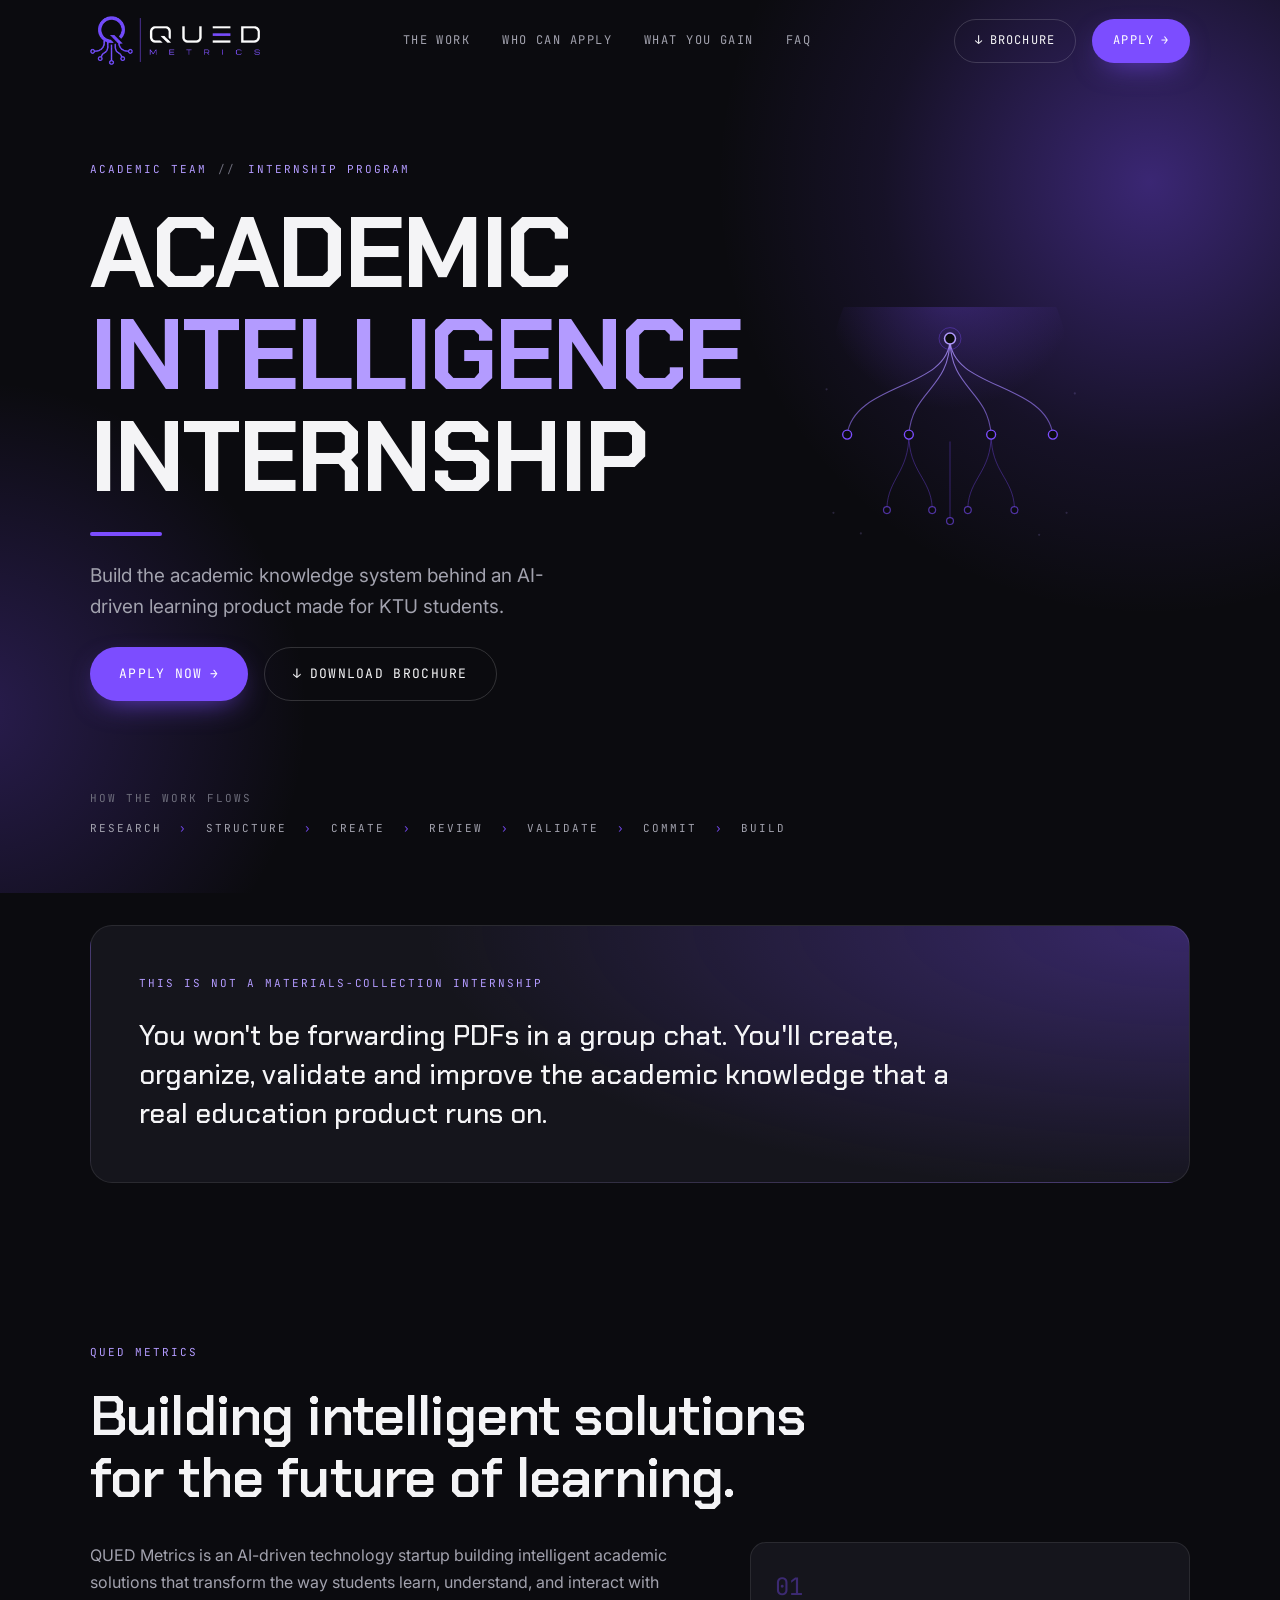
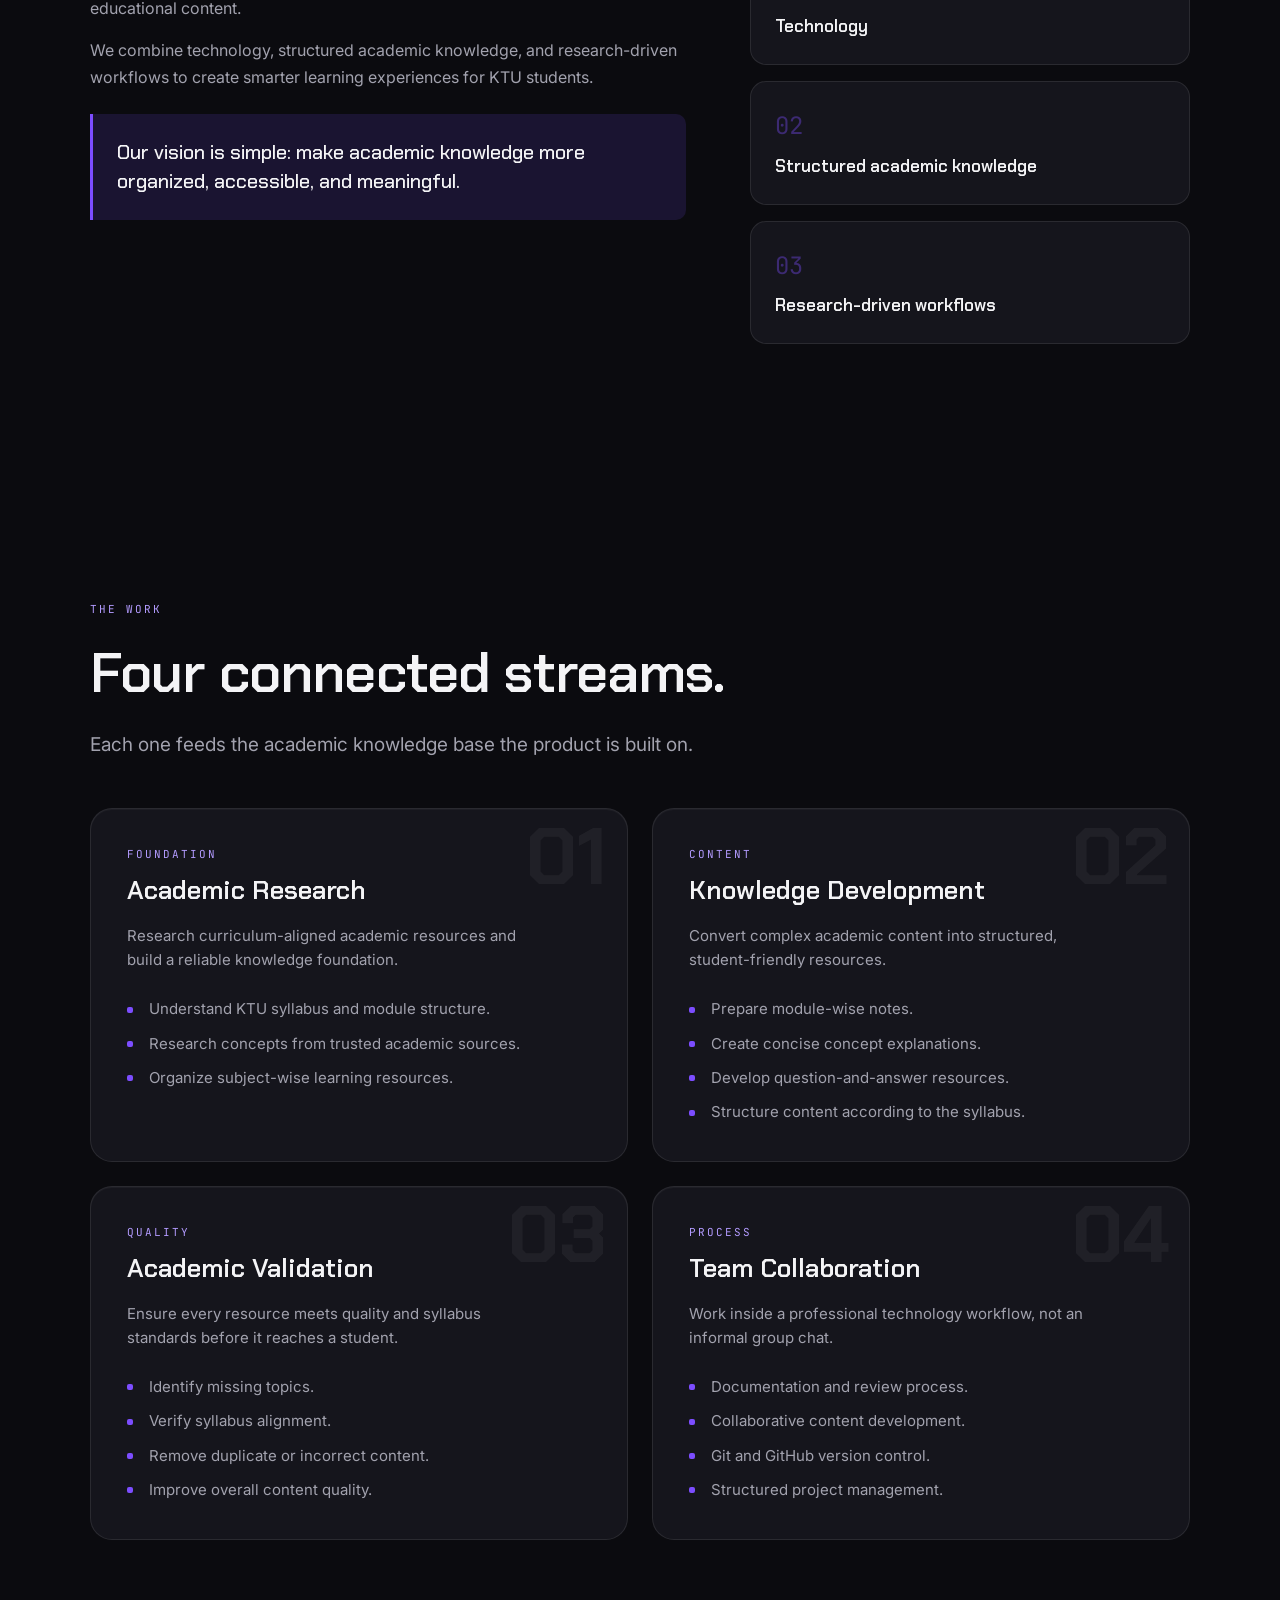
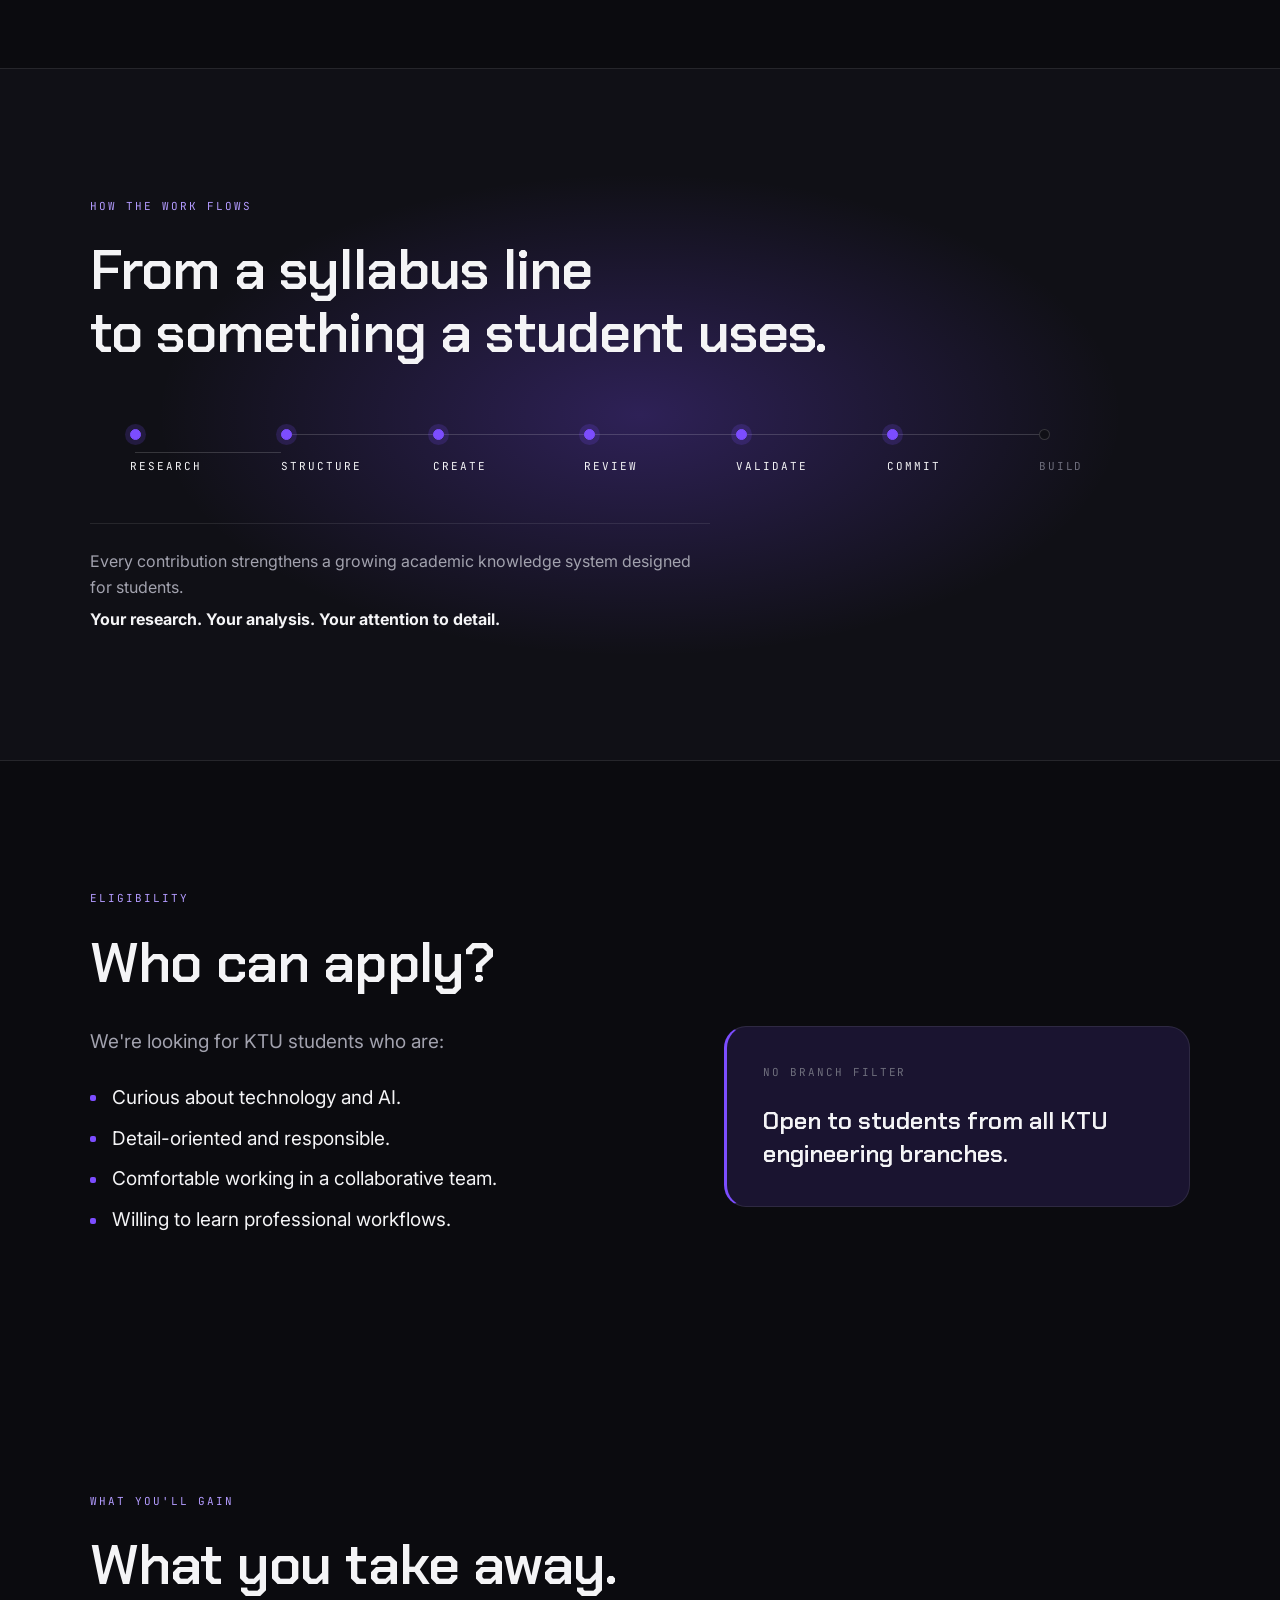
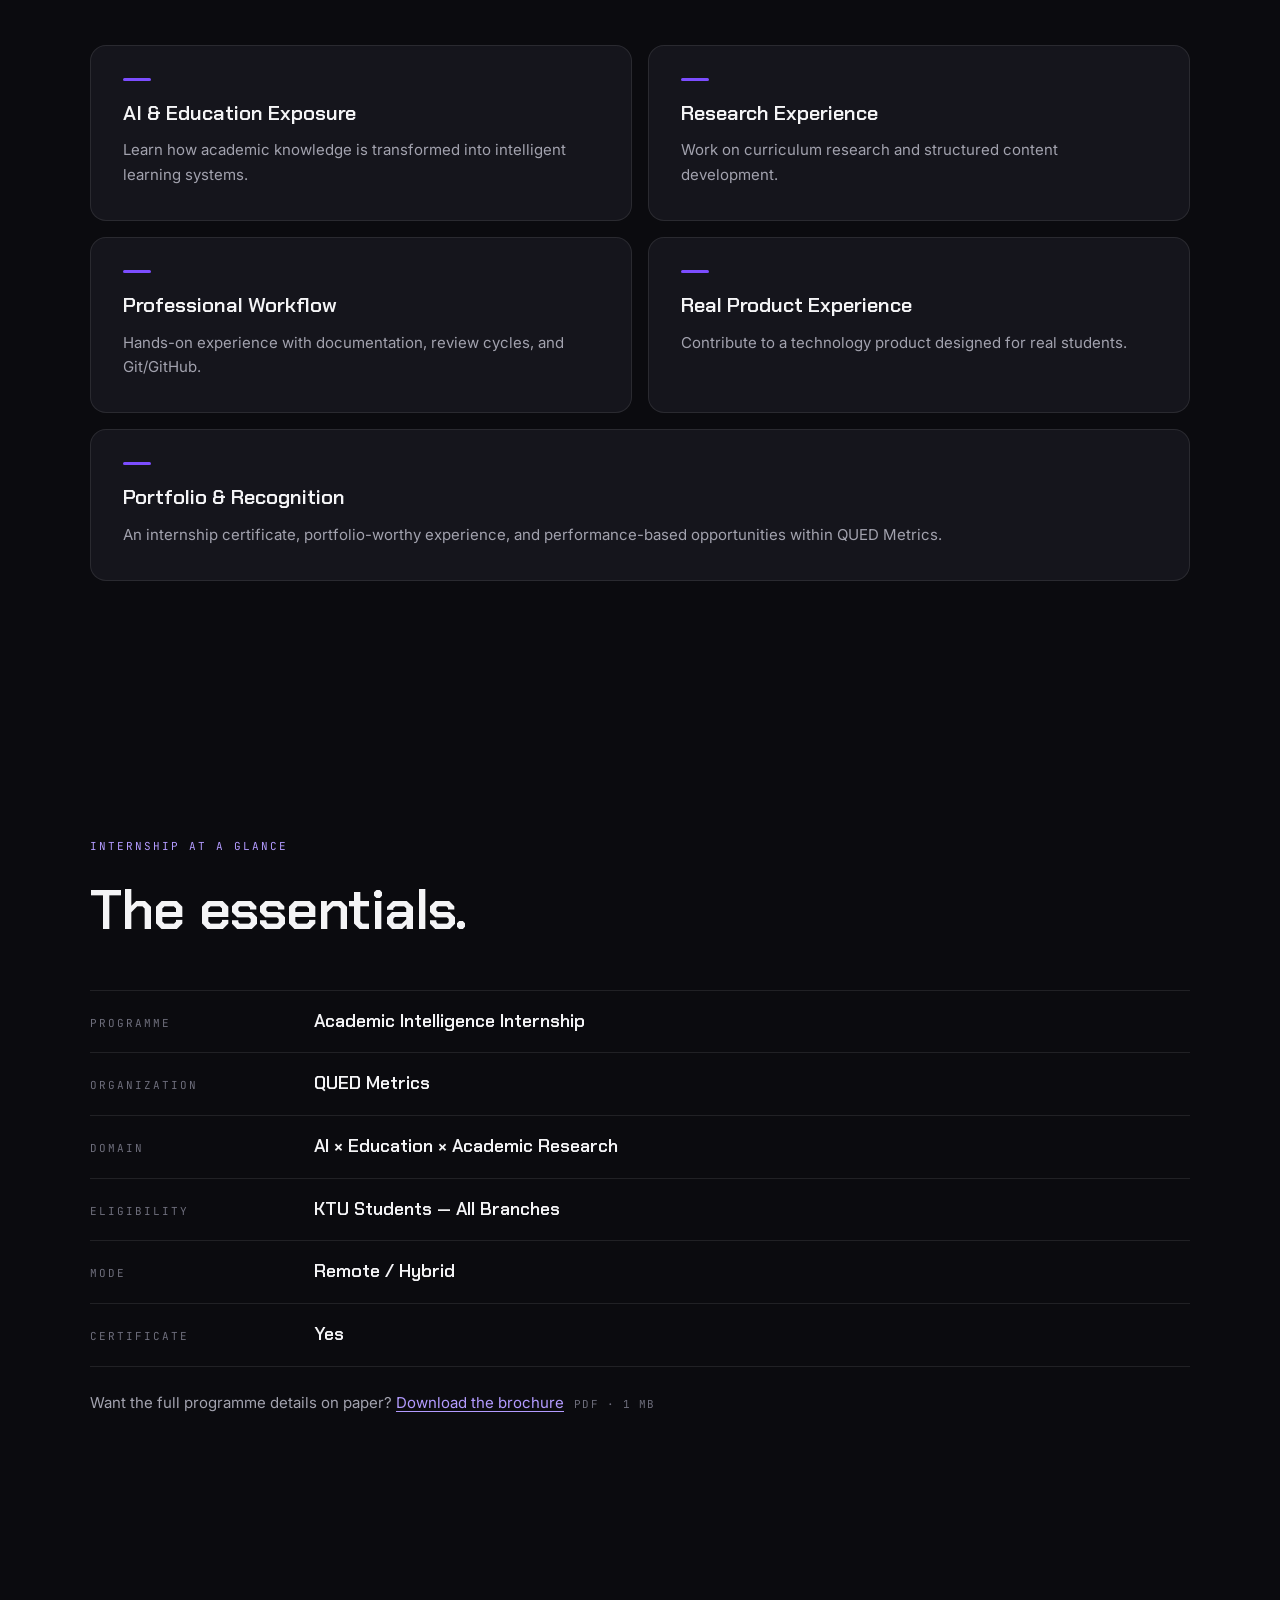
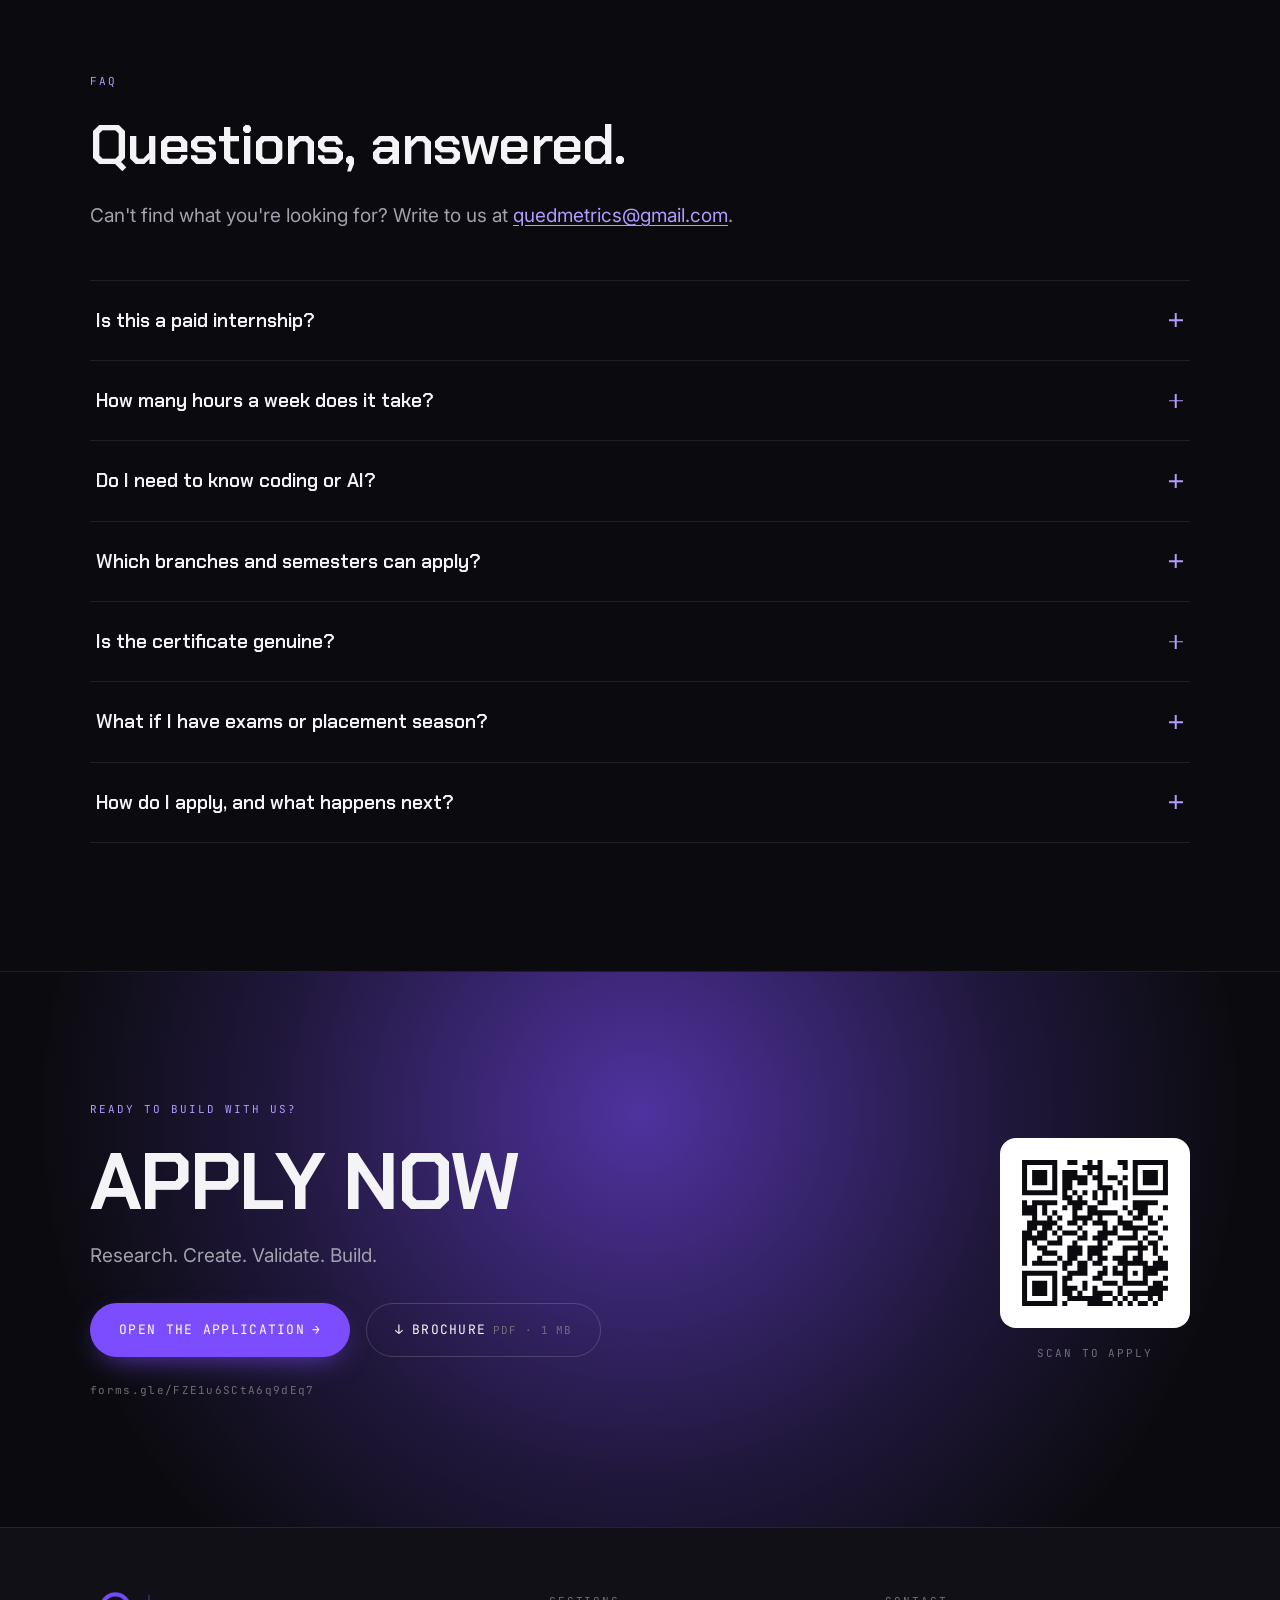
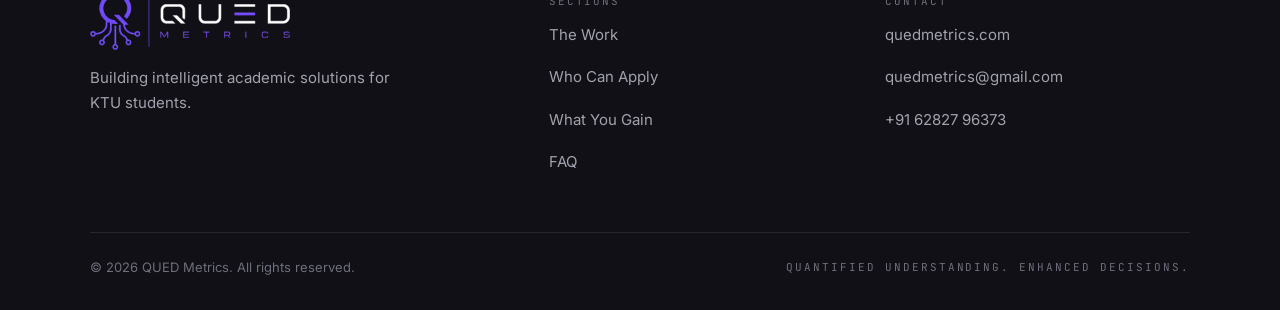
<file: index.html>
<!DOCTYPE html>
<html lang="en">
<head>
<meta charset="UTF-8">
<meta name="viewport" content="width=device-width, initial-scale=1">
<title>Academic Intelligence Internship — QUED Metrics</title>
<meta name="description" content="Join the Academic Team at QUED Metrics. Build the academic knowledge system behind an AI-driven learning product made for KTU students. Open to all KTU engineering branches.">
<meta name="theme-color" content="#0B0B0F">

<meta property="og:type" content="website">
<meta property="og:title" content="Academic Intelligence Internship — QUED Metrics">
<meta property="og:description" content="Build the academic knowledge system behind an AI-driven learning product made for KTU students.">
<meta property="og:url" content="https://quedmetrics.com/">
<meta property="og:site_name" content="QUED Metrics">
<meta property="og:image" content="https://quedmetrics.com/assets/og-image.png">
<meta property="og:image:width" content="1200">
<meta property="og:image:height" content="630">
<meta property="og:image:alt" content="Academic Intelligence Internship at QUED Metrics — open to all KTU branches.">
<meta name="twitter:card" content="summary_large_image">
<meta name="twitter:image" content="https://quedmetrics.com/assets/og-image.png">

<link rel="icon" href="assets/favicon.png" type="image/png">
<link rel="apple-touch-icon" href="assets/favicon.png">
<link rel="preconnect" href="https://fonts.googleapis.com">
<link rel="preconnect" href="https://fonts.gstatic.com" crossorigin>
<link href="https://fonts.googleapis.com/css2?family=Chakra+Petch:wght@500;600;700&family=Inter:wght@400;500;600&family=JetBrains+Mono:wght@400;500&display=swap" rel="stylesheet">
<link rel="stylesheet" href="css/tokens.css">
<link rel="stylesheet" href="css/style.css">
</head>
<body>

<a class="skip-link" href="#main">Skip to content</a>

<!-- ============ NAV ============ -->
<header class="nav" id="nav">
  <div class="nav__inner">
    <a class="nav__logo" href="#top" aria-label="QUED Metrics home">
      <img src="assets/logo.png" alt="QUED Metrics" width="170" height="49">
    </a>

    <nav class="nav__links" aria-label="Primary">
      <a href="#work">The Work</a>
      <a href="#apply-who">Who Can Apply</a>
      <a href="#gain">What You Gain</a>
      <a href="#faq">FAQ</a>
    </nav>

    <div class="nav__actions">
      <a class="btn btn--ghost" href="assets/QUED-Metrics-Internship-Brochure.pdf" download title="Download the brochure (PDF, 1 MB)">
        <span class="btn__dl" aria-hidden="true">&darr;</span> Brochure
      </a>
      <a class="btn btn--solid nav__cta" href="https://forms.gle/FZE1u6SCtA6q9dEq7" target="_blank" rel="noopener">
        Apply <span class="btn__arrow" aria-hidden="true">&rarr;</span>
      </a>
    </div>

    <button class="nav__burger" id="burger" aria-label="Open menu" aria-expanded="false" aria-controls="mobile-menu">
      <span></span><span></span><span></span>
    </button>
  </div>
</header>

<div class="menu" id="mobile-menu" hidden>
  <nav class="menu__links" aria-label="Mobile">
    <a href="#work">The Work</a>
    <a href="#apply-who">Who Can Apply</a>
    <a href="#gain">What You Gain</a>
    <a href="#glance">At a Glance</a>
    <a href="#faq">FAQ</a>
  </nav>
  <a class="btn btn--solid btn--lg" href="https://forms.gle/FZE1u6SCtA6q9dEq7" target="_blank" rel="noopener">
    Apply Now <span class="btn__arrow" aria-hidden="true">&rarr;</span>
  </a>
  <a class="menu__dl" href="assets/QUED-Metrics-Internship-Brochure.pdf" download>
    <span aria-hidden="true">&darr;</span> Download brochure <span class="btn__meta">PDF &middot; 1&nbsp;MB</span>
  </a>
  <button class="menu__dl js-share" type="button" hidden>
    <span aria-hidden="true">&nearr;</span> <span class="js-share-label">Share with friends</span>
  </button>
  <p class="menu__foot">quedmetrics@gmail.com</p>
</div>

<main id="main">

<!-- ============ 1. HERO ============ -->
<section class="hero" id="top">
  <div class="hero__glow" aria-hidden="true"></div>
  <div class="wrap hero__inner">

    <div class="hero__copy">
      <p class="eyebrow reveal">Academic Team <span class="eyebrow__slash">//</span> Internship Program</p>
      <h1 class="hero__title reveal">
        <span>Academic</span>
        <span class="accent">Intelligence</span>
        <span>Internship</span>
      </h1>
      <div class="hero__rule reveal" aria-hidden="true"></div>
      <p class="hero__sub reveal">
        Build the academic knowledge system behind an AI-driven learning product
        made for KTU students.
      </p>
      <div class="hero__actions reveal">
        <a class="btn btn--solid btn--lg" href="https://forms.gle/FZE1u6SCtA6q9dEq7" target="_blank" rel="noopener">
          Apply Now <span class="btn__arrow" aria-hidden="true">&rarr;</span>
        </a>
        <a class="btn btn--ghost btn--lg" href="assets/QUED-Metrics-Internship-Brochure.pdf" download>
          <span class="btn__dl" aria-hidden="true">&darr;</span> Download brochure
        </a>
      </div>
    </div>

    <div class="hero__art reveal" aria-hidden="true">
      <img src="assets/node-graph.svg" alt="" width="420" height="360">
    </div>

  </div>

  <div class="wrap hero__flow reveal">
    <p class="eyebrow eyebrow--dim">How the work flows</p>
    <div class="flowline" role="list">
      <span role="listitem">Research</span><i aria-hidden="true">&rsaquo;</i>
      <span role="listitem">Structure</span><i aria-hidden="true">&rsaquo;</i>
      <span role="listitem">Create</span><i aria-hidden="true">&rsaquo;</i>
      <span role="listitem">Review</span><i aria-hidden="true">&rsaquo;</i>
      <span role="listitem">Validate</span><i aria-hidden="true">&rsaquo;</i>
      <span role="listitem">Commit</span><i aria-hidden="true">&rsaquo;</i>
      <span role="listitem">Build</span>
    </div>
  </div>
</section>

<!-- ============ 2. POSITIONING ============ -->
<section class="band">
  <div class="wrap">
    <div class="band__card reveal">
      <p class="eyebrow">This is not a materials-collection internship</p>
      <p class="band__text">
        You won't be forwarding PDFs in a group chat. You'll create, organize,
        validate and improve the academic knowledge that a real education product
        runs on.
      </p>
    </div>
  </div>
</section>

<!-- ============ 3. WHO WE ARE ============ -->
<section class="section" id="about">
  <div class="wrap">
    <p class="eyebrow reveal">QUED Metrics</p>
    <h2 class="h2 reveal">Building intelligent solutions<br>for the future of learning.</h2>

    <div class="about__grid">
      <div class="about__body reveal">
        <p>
          QUED Metrics is an AI-driven technology startup building intelligent
          academic solutions that transform the way students learn, understand,
          and interact with educational content.
        </p>
        <p>
          We combine technology, structured academic knowledge, and research-driven
          workflows to create smarter learning experiences for KTU students.
        </p>
        <blockquote class="quote">
          Our vision is simple: make academic knowledge more organized,
          accessible, and meaningful.
        </blockquote>
      </div>

      <div class="about__cards">
        <div class="minicard reveal"><span class="minicard__num">01</span><h3>Technology</h3></div>
        <div class="minicard reveal"><span class="minicard__num">02</span><h3>Structured academic knowledge</h3></div>
        <div class="minicard reveal"><span class="minicard__num">03</span><h3>Research-driven workflows</h3></div>
      </div>
    </div>
  </div>
</section>

<!-- ============ 4. THE WORK ============ -->
<section class="section" id="work">
  <div class="wrap">
    <p class="eyebrow reveal">The Work</p>
    <h2 class="h2 reveal">Four connected streams.</h2>
    <p class="lede reveal">Each one feeds the academic knowledge base the product is built on.</p>

    <div class="work__grid">

      <article class="card reveal">
        <span class="card__num" aria-hidden="true">01</span>
        <p class="card__kicker">Foundation</p>
        <h3 class="card__title">Academic Research</h3>
        <p class="card__desc">Research curriculum-aligned academic resources and build a reliable knowledge foundation.</p>
        <ul class="ticks">
          <li>Understand KTU syllabus and module structure.</li>
          <li>Research concepts from trusted academic sources.</li>
          <li>Organize subject-wise learning resources.</li>
        </ul>
      </article>

      <article class="card reveal">
        <span class="card__num" aria-hidden="true">02</span>
        <p class="card__kicker">Content</p>
        <h3 class="card__title">Knowledge Development</h3>
        <p class="card__desc">Convert complex academic content into structured, student-friendly resources.</p>
        <ul class="ticks">
          <li>Prepare module-wise notes.</li>
          <li>Create concise concept explanations.</li>
          <li>Develop question-and-answer resources.</li>
          <li>Structure content according to the syllabus.</li>
        </ul>
      </article>

      <article class="card reveal">
        <span class="card__num" aria-hidden="true">03</span>
        <p class="card__kicker">Quality</p>
        <h3 class="card__title">Academic Validation</h3>
        <p class="card__desc">Ensure every resource meets quality and syllabus standards before it reaches a student.</p>
        <ul class="ticks">
          <li>Identify missing topics.</li>
          <li>Verify syllabus alignment.</li>
          <li>Remove duplicate or incorrect content.</li>
          <li>Improve overall content quality.</li>
        </ul>
      </article>

      <article class="card reveal">
        <span class="card__num" aria-hidden="true">04</span>
        <p class="card__kicker">Process</p>
        <h3 class="card__title">Team Collaboration</h3>
        <p class="card__desc">Work inside a professional technology workflow, not an informal group chat.</p>
        <ul class="ticks">
          <li>Documentation and review process.</li>
          <li>Collaborative content development.</li>
          <li>Git and GitHub version control.</li>
          <li>Structured project management.</li>
        </ul>
      </article>

    </div>
  </div>
</section>

<!-- ============ 5. PIPELINE ============ -->
<section class="pipeline" id="flow">
  <div class="pipeline__glow" aria-hidden="true"></div>
  <div class="wrap">
    <p class="eyebrow reveal">How the work flows</p>
    <h2 class="h2 reveal">From a syllabus line<br>to something a student uses.</h2>

    <ol class="stages" id="stages">
      <li class="stage"><span class="stage__dot" aria-hidden="true"></span><span class="stage__label">Research</span></li>
      <li class="stage"><span class="stage__dot" aria-hidden="true"></span><span class="stage__label">Structure</span></li>
      <li class="stage"><span class="stage__dot" aria-hidden="true"></span><span class="stage__label">Create</span></li>
      <li class="stage"><span class="stage__dot" aria-hidden="true"></span><span class="stage__label">Review</span></li>
      <li class="stage"><span class="stage__dot" aria-hidden="true"></span><span class="stage__label">Validate</span></li>
      <li class="stage"><span class="stage__dot" aria-hidden="true"></span><span class="stage__label">Commit</span></li>
      <li class="stage"><span class="stage__dot" aria-hidden="true"></span><span class="stage__label">Build</span></li>
    </ol>

    <p class="pipeline__note reveal">
      Every contribution strengthens a growing academic knowledge system designed for students.
      <strong>Your research. Your analysis. Your attention to detail.</strong>
    </p>
  </div>
</section>

<!-- ============ 6. WHO CAN APPLY ============ -->
<section class="section" id="apply-who">
  <div class="wrap">
    <p class="eyebrow reveal">Eligibility</p>
    <h2 class="h2 reveal">Who can apply?</h2>

    <div class="who__grid">
      <div class="reveal">
        <p class="lede lede--tight">We're looking for KTU students who are:</p>
        <ul class="ticks ticks--lg">
          <li>Curious about technology and AI.</li>
          <li>Detail-oriented and responsible.</li>
          <li>Comfortable working in a collaborative team.</li>
          <li>Willing to learn professional workflows.</li>
        </ul>
      </div>

      <aside class="callout reveal">
        <p class="eyebrow eyebrow--dim">No branch filter</p>
        <p class="callout__text">Open to students from all KTU engineering branches.</p>
      </aside>
    </div>
  </div>
</section>

<!-- ============ 7. WHAT YOU GAIN ============ -->
<section class="section" id="gain">
  <div class="wrap">
    <p class="eyebrow reveal">What you'll gain</p>
    <h2 class="h2 reveal">What you take away.</h2>

    <div class="gain__grid">
      <div class="gcard reveal">
        <span class="gcard__bar" aria-hidden="true"></span>
        <h3>AI &amp; Education Exposure</h3>
        <p>Learn how academic knowledge is transformed into intelligent learning systems.</p>
      </div>
      <div class="gcard reveal">
        <span class="gcard__bar" aria-hidden="true"></span>
        <h3>Research Experience</h3>
        <p>Work on curriculum research and structured content development.</p>
      </div>
      <div class="gcard reveal">
        <span class="gcard__bar" aria-hidden="true"></span>
        <h3>Professional Workflow</h3>
        <p>Hands-on experience with documentation, review cycles, and Git/GitHub.</p>
      </div>
      <div class="gcard reveal">
        <span class="gcard__bar" aria-hidden="true"></span>
        <h3>Real Product Experience</h3>
        <p>Contribute to a technology product designed for real students.</p>
      </div>
      <div class="gcard gcard--wide reveal">
        <span class="gcard__bar" aria-hidden="true"></span>
        <h3>Portfolio &amp; Recognition</h3>
        <p>An internship certificate, portfolio-worthy experience, and performance-based opportunities within QUED Metrics.</p>
      </div>
    </div>
  </div>
</section>

<!-- ============ 8. AT A GLANCE ============ -->
<section class="section" id="glance">
  <div class="wrap">
    <p class="eyebrow reveal">Internship at a glance</p>
    <h2 class="h2 reveal">The essentials.</h2>

    <div class="spec reveal">
      <div class="spec__row"><span class="spec__k">Programme</span><span class="spec__v">Academic Intelligence Internship</span></div>
      <div class="spec__row"><span class="spec__k">Organization</span><span class="spec__v">QUED Metrics</span></div>
      <div class="spec__row"><span class="spec__k">Domain</span><span class="spec__v">AI &times; Education &times; Academic Research</span></div>
      <div class="spec__row"><span class="spec__k">Eligibility</span><span class="spec__v">KTU Students — All Branches</span></div>
      <div class="spec__row"><span class="spec__k">Mode</span><span class="spec__v">Remote / Hybrid</span></div>
      <div class="spec__row"><span class="spec__k">Certificate</span><span class="spec__v">Yes</span></div>
    </div>

    <p class="spec__note reveal">
      Want the full programme details on paper?
      <a class="link" href="assets/QUED-Metrics-Internship-Brochure.pdf" download>Download the brochure</a>
      <span class="spec__meta">PDF &middot; 1&nbsp;MB</span>
    </p>
  </div>
</section>

<!-- ============ 9. FAQ ============ -->
<!--
  CONFIRM: every answer in this section is a placeholder written from the brochure
  plus reasonable assumptions. Verify each one before publishing. Items needing a
  real decision are marked individually below.
-->
<section class="section" id="faq">
  <div class="wrap">
    <p class="eyebrow reveal">FAQ</p>
    <h2 class="h2 reveal">Questions, answered.</h2>
    <p class="lede reveal">
      Can't find what you're looking for? Write to us at
      <a class="link" href="mailto:quedmetrics@gmail.com">quedmetrics@gmail.com</a>.
    </p>

    <div class="acc" id="acc">

      <!-- CONFIRM: stipend / unpaid status -->
      <div class="acc__item">
        <h3>
          <button class="acc__btn" aria-expanded="false" aria-controls="a1" id="q1">
            <span>Is this a paid internship?</span>
            <span class="acc__icon" aria-hidden="true"></span>
          </button>
        </h3>
        <div class="acc__panel" id="a1" role="region" aria-labelledby="q1">
          <div class="acc__inner">
            <p>This is an unpaid learning-focused internship. What you receive is an
            internship certificate, real product experience, and performance-based
            opportunities within QUED Metrics as the team grows.</p>
          </div>
        </div>
      </div>

      <!-- CONFIRM: weekly hours -->
      <div class="acc__item">
        <h3>
          <button class="acc__btn" aria-expanded="false" aria-controls="a2" id="q2">
            <span>How many hours a week does it take?</span>
            <span class="acc__icon" aria-hidden="true"></span>
          </button>
        </h3>
        <div class="acc__panel" id="a2" role="region" aria-labelledby="q2">
          <div class="acc__inner">
            <p>Around 6–8 hours a week, scheduled by you. The work is asynchronous and
            deadline-based rather than hour-based, so it fits around classes and labs.</p>
          </div>
        </div>
      </div>

      <div class="acc__item">
        <h3>
          <button class="acc__btn" aria-expanded="false" aria-controls="a3" id="q3">
            <span>Do I need to know coding or AI?</span>
            <span class="acc__icon" aria-hidden="true"></span>
          </button>
        </h3>
        <div class="acc__panel" id="a3" role="region" aria-labelledby="q3">
          <div class="acc__inner">
            <p>No. This is an academic research and content role. You need curiosity,
            care with detail, and willingness to learn professional workflows. We'll
            teach you the Git and GitHub basics you need — that's part of what you gain.</p>
          </div>
        </div>
      </div>

      <!-- CONFIRM: semester eligibility -->
      <div class="acc__item">
        <h3>
          <button class="acc__btn" aria-expanded="false" aria-controls="a4" id="q4">
            <span>Which branches and semesters can apply?</span>
            <span class="acc__icon" aria-hidden="true"></span>
          </button>
        </h3>
        <div class="acc__panel" id="a4" role="region" aria-labelledby="q4">
          <div class="acc__inner">
            <p>All KTU engineering branches, any semester. Students who have already
            completed the subjects they'll be working on tend to move fastest, but it
            isn't a requirement.</p>
          </div>
        </div>
      </div>

      <!-- CONFIRM: certificate issuance details -->
      <div class="acc__item">
        <h3>
          <button class="acc__btn" aria-expanded="false" aria-controls="a5" id="q5">
            <span>Is the certificate genuine?</span>
            <span class="acc__icon" aria-hidden="true"></span>
          </button>
        </h3>
        <div class="acc__panel" id="a5" role="region" aria-labelledby="q5">
          <div class="acc__inner">
            <p>Yes. Certificates are issued by QUED Metrics on completion, and your
            contributions are recorded in the project's version history — so the work
            behind the certificate is verifiable, not just claimed.</p>
          </div>
        </div>
      </div>

      <div class="acc__item">
        <h3>
          <button class="acc__btn" aria-expanded="false" aria-controls="a6" id="q6">
            <span>What if I have exams or placement season?</span>
            <span class="acc__icon" aria-hidden="true"></span>
          </button>
        </h3>
        <div class="acc__panel" id="a6" role="region" aria-labelledby="q6">
          <div class="acc__inner">
            <p>Tell us in advance and we'll pause your assignments. We'd rather you
            step away for two weeks and come back than disappear mid-task — the whole
            point of the workflow is that work is visible and handover is clean.</p>
          </div>
        </div>
      </div>

      <!-- CONFIRM: selection process and timeline -->
      <div class="acc__item">
        <h3>
          <button class="acc__btn" aria-expanded="false" aria-controls="a7" id="q7">
            <span>How do I apply, and what happens next?</span>
            <span class="acc__icon" aria-hidden="true"></span>
          </button>
        </h3>
        <div class="acc__panel" id="a7" role="region" aria-labelledby="q7">
          <div class="acc__inner">
            <p>Fill in the application form. Shortlisted applicants are contacted over
            email for a short conversation about interests and availability, then
            onboarded into the Academic Team with a first assignment.</p>
          </div>
        </div>
      </div>

    </div>
  </div>
</section>

<!-- ============ 10. CTA ============ -->
<section class="cta" id="apply">
  <div class="cta__glow" aria-hidden="true"></div>
  <div class="wrap cta__inner">
    <div class="cta__copy reveal">
      <p class="eyebrow">Ready to build with us?</p>
      <h2 class="cta__title">Apply Now</h2>
      <p class="cta__sub">Research. Create. Validate. Build.</p>
      <div class="cta__actions">
        <a class="btn btn--solid btn--lg" href="https://forms.gle/FZE1u6SCtA6q9dEq7" target="_blank" rel="noopener">
          Open the application <span class="btn__arrow" aria-hidden="true">&rarr;</span>
        </a>
        <a class="btn btn--ghost btn--lg" href="assets/QUED-Metrics-Internship-Brochure.pdf" download>
          <span class="btn__dl" aria-hidden="true">&darr;</span> Brochure <span class="btn__meta">PDF &middot; 1&nbsp;MB</span>
        </a>
        <button class="btn btn--ghost btn--lg js-share" type="button" hidden>
          <span class="btn__share" aria-hidden="true">&nearr;</span> <span class="js-share-label">Share</span>
        </button>
      </div>
      <p class="cta__url">forms.gle/FZE1u6SCtA6q9dEq7</p>
    </div>

    <figure class="cta__qr reveal">
      <img src="assets/qr-apply.svg" alt="QR code linking to the application form" width="200" height="200">
      <figcaption class="eyebrow eyebrow--dim">Scan to apply</figcaption>
    </figure>
  </div>
</section>

</main>

<!-- ============ 11. FOOTER ============ -->
<footer class="footer">
  <div class="wrap">
    <div class="footer__grid">

      <div class="footer__brand">
        <img src="assets/logo.png" alt="QUED Metrics" width="200" height="58">
          <p>Building intelligent academic solutions for KTU students.</p>
      </div>

      <nav class="footer__col" aria-label="Footer">
        <p class="eyebrow eyebrow--dim">Sections</p>
        <a href="#work">The Work</a>
        <a href="#apply-who">Who Can Apply</a>
        <a href="#gain">What You Gain</a>
        <a href="#faq">FAQ</a>
      </nav>

      <div class="footer__col">
        <p class="eyebrow eyebrow--dim">Contact</p>
        <a href="https://quedmetrics.com" target="_blank" rel="noopener">quedmetrics.com</a>
        <a href="mailto:quedmetrics@gmail.com">quedmetrics@gmail.com</a>
        <a href="tel:+916282796373">+91 62827 96373</a>
      </div>

    </div>

    <div class="footer__bar">
      <p>&copy; 2026 QUED Metrics. All rights reserved.</p>
      <p class="footer__tag">Quantified Understanding. Enhanced Decisions.</p>
    </div>
  </div>
</footer>

<script src="js/main.js"></script>
</body>
</html>
</file>
<file: css/tokens.css>
/* ============================================================
   QUED Metrics — design tokens
   Single source of truth for color, type, spacing, motion.
   ============================================================ */

:root {
  /* ---- Color ---- */
  --bg:            #0B0B0F;
  --bg-2:          #101016;
  --surface:       #15151C;
  --surface-2:     #1B1B24;
  --line:          rgba(255, 255, 255, .09);
  --line-strong:   rgba(255, 255, 255, .16);

  --text:          #F4F4F6;
  --muted:         #A2A2AE;   /* 7.1:1 on --bg */
  --faint:         #6E6E7C;

  --violet:        #7C4DFF;
  --violet-hi:     #8F66FF;
  --violet-soft:   #B39BFF;   /* 7.4:1 on --bg — safe for small mono labels */
  --violet-dim:    rgba(124, 77, 255, .14);
  --violet-edge:   rgba(124, 77, 255, .38);

  /* ---- Type ---- */
  --font-display: "Chakra Petch", "Segoe UI", Roboto, system-ui, sans-serif;
  --font-body:    "Inter", "Segoe UI", Roboto, system-ui, sans-serif;
  --font-mono:    "JetBrains Mono", ui-monospace, "Cascadia Mono", Consolas, monospace;

  --fs-hero:  clamp(2.75rem, 8.5vw, 6.25rem);
  --fs-h2:    clamp(2rem, 4.6vw, 3.5rem);
  --fs-h3:    clamp(1.125rem, 1.6vw, 1.375rem);
  --fs-lede:  clamp(1rem, 1.5vw, 1.1875rem);
  --fs-body:  1rem;
  --fs-small: .9375rem;
  --fs-mono:  .6875rem;

  --lh-tight: 1.02;
  --lh-head:  1.12;
  --lh-body:  1.65;
  --ls-mono:  .18em;

  /* ---- Space ---- */
  --s-1: .5rem;
  --s-2: .75rem;
  --s-3: 1rem;
  --s-4: 1.5rem;
  --s-5: 2rem;
  --s-6: 3rem;
  --s-7: 4rem;
  --section-y: clamp(4.5rem, 10vw, 8rem);
  --gutter:    clamp(1.25rem, 4vw, 2.5rem);
  --maxw:      1180px;

  /* ---- Shape & depth ---- */
  --r-sm: 10px;
  --r-md: 16px;
  --r-lg: 22px;
  --r-pill: 999px;

  --shadow-card:  0 1px 0 rgba(255,255,255,.04) inset;
  --shadow-lift:  0 18px 48px -20px rgba(124, 77, 255, .55);
  --shadow-btn:   0 10px 30px -12px rgba(124, 77, 255, .85);

  /* ---- Motion ---- */
  --ease: cubic-bezier(.22, .68, .32, 1);
  --t-fast: .18s;
  --t-med:  .32s;
  --t-slow: .55s;
}
</file>
<file: css/style.css>
/* ============================================================
   QUED Metrics — landing page
   Mobile-first. Breakpoints: 720px, 1000px.
   ============================================================ */

/* ---------- Reset ---------- */
*, *::before, *::after { box-sizing: border-box; }
* { margin: 0; }

html {
  scroll-behavior: smooth;
  scroll-padding-top: 84px;
  -webkit-text-size-adjust: 100%;
}

body {
  background: var(--bg);
  -webkit-tap-highlight-color: rgba(124, 77, 255, .18);
  color: var(--text);
  font-family: var(--font-body);
  font-size: var(--fs-body);
  line-height: var(--lh-body);
  -webkit-font-smoothing: antialiased;
  overflow-x: hidden;
}

img, svg { display: block; max-width: 100%; height: auto; }
[hidden] { display: none !important; }
a { color: inherit; text-decoration: none; touch-action: manipulation; }
button { touch-action: manipulation; }
ul { list-style: none; padding: 0; }
button { font: inherit; color: inherit; background: none; border: 0; cursor: pointer; }

:focus-visible {
  outline: 2px solid var(--violet-soft);
  outline-offset: 3px;
  border-radius: 4px;
}

.skip-link {
  position: absolute;
  left: -9999px;
  top: 0;
  z-index: 200;
  padding: .75rem 1.25rem;
  background: var(--violet);
  color: #fff;
  border-radius: 0 0 var(--r-sm) 0;
}
.skip-link:focus { left: 0; }

/* ---------- Layout primitives ---------- */
.wrap {
  width: 100%;
  max-width: var(--maxw);
  margin-inline: auto;
  padding-inline: var(--gutter);
}

.section { padding-block: var(--section-y); }

/* ---------- Type primitives ---------- */
.eyebrow {
  font-family: var(--font-mono);
  font-size: var(--fs-mono);
  letter-spacing: var(--ls-mono);
  text-transform: uppercase;
  color: var(--violet-soft);
  margin-bottom: var(--s-4);
}
.eyebrow--dim { color: var(--faint); }
.eyebrow__slash { color: var(--faint); margin-inline: .25em; }

.h2 {
  font-family: var(--font-display);
  font-size: var(--fs-h2);
  font-weight: 600;
  line-height: var(--lh-head);
  letter-spacing: -.015em;
}

.lede {
  font-size: var(--fs-lede);
  color: var(--muted);
  max-width: 58ch;
  margin-top: var(--s-4);
}
.lede--tight { margin-top: 0; margin-bottom: var(--s-4); }

.link {
  color: var(--violet-soft);
  text-decoration: underline;
  text-underline-offset: 3px;
}
.link:hover { color: var(--text); }

.accent { color: var(--violet-soft); }

/* ---------- Buttons ---------- */
.btn {
  display: inline-flex;
  align-items: center;
  gap: .55em;
  padding: .7rem 1.25rem;
  border: 1px solid transparent;   /* keeps solid and ghost the same box height */
  border-radius: var(--r-pill);
  font-family: var(--font-mono);
  font-size: .75rem;
  letter-spacing: .1em;
  text-transform: uppercase;
  white-space: nowrap;
  transition: transform var(--t-fast) var(--ease),
              background-color var(--t-fast) var(--ease),
              border-color var(--t-fast) var(--ease),
              box-shadow var(--t-fast) var(--ease);
}
.btn--lg { padding: .95rem 1.75rem; font-size: .8125rem; }

.btn--solid {
  background: var(--violet);
  color: #fff;
  box-shadow: var(--shadow-btn);
}
.btn--solid:hover { background: var(--violet-hi); transform: translateY(-2px); }

.btn--ghost {
  border-color: var(--line-strong);
  color: var(--text);
}
.btn--ghost:hover { border-color: var(--violet-edge); background: var(--violet-dim); }

.btn__meta {
  font-size: .6875rem;
  letter-spacing: .08em;
  color: var(--faint);
}
.btn--solid .btn__meta { color: rgba(255,255,255,.7); }

.btn__dl { transition: transform var(--t-fast) var(--ease); }
.btn__share { transition: transform var(--t-fast) var(--ease); }
.btn:hover .btn__share { transform: translate(2px, -2px); }
.btn:hover .btn__dl { transform: translateY(2px); }

.btn__arrow { transition: transform var(--t-fast) var(--ease); }
.btn:hover .btn__arrow { transform: translateX(3px); }

/* ---------- Nav ---------- */
.nav {
  position: fixed;
  inset: 0 0 auto 0;
  z-index: 100;
  transition: background-color var(--t-med) var(--ease),
              border-color var(--t-med) var(--ease),
              backdrop-filter var(--t-med) var(--ease);
  border-bottom: 1px solid transparent;
}
.nav.is-stuck {
  background: rgba(11, 11, 15, .82);
  backdrop-filter: blur(14px);
  -webkit-backdrop-filter: blur(14px);
  border-bottom-color: var(--line);
}

.nav__inner {
  max-width: var(--maxw);
  margin-inline: auto;
  padding: var(--s-3) var(--gutter);
  display: flex;
  align-items: center;
  gap: var(--s-4);
}

.nav__logo { flex-shrink: 0; display: flex; align-items: center; min-height: 44px; }
.nav__logo img { width: 146px; }

.nav__links   { display: none; }
.nav__cta     { display: none; }
.nav__actions { display: none; }


.nav__burger {
  margin-left: auto;
  width: 44px; height: 44px;
  display: grid;
  align-content: center;
  justify-items: end;
  gap: 5px;
}
.nav__burger span {
  display: block;
  width: 22px; height: 1.5px;
  background: var(--text);
  transition: transform var(--t-med) var(--ease), opacity var(--t-fast) var(--ease);
}
.nav__burger[aria-expanded="true"] span:nth-child(1) { transform: translateY(6.5px) rotate(45deg); }
.nav__burger[aria-expanded="true"] span:nth-child(2) { opacity: 0; }
.nav__burger[aria-expanded="true"] span:nth-child(3) { transform: translateY(-6.5px) rotate(-45deg); }

/* ---------- Mobile menu ---------- */
.menu {
  position: fixed;
  inset: 0;
  z-index: 99;
  background: var(--bg);
  padding: 6rem var(--gutter) var(--s-6);
  display: flex;
  flex-direction: column;
  gap: var(--s-5);
}
.menu[hidden] { display: none !important; }

.menu__links { display: grid; gap: var(--s-3); }
.menu__links a {
  font-family: var(--font-display);
  font-size: 1.75rem;
  font-weight: 600;
  padding-block: .35rem;
  border-bottom: 1px solid var(--line);
}
.menu__links a:hover { color: var(--violet-soft); }

.menu .btn { align-self: flex-start; }

.menu__dl {
  font-family: var(--font-mono);
  text-align: left;
  cursor: pointer;
  display: inline-flex;
  align-items: center;
  gap: .5rem;
  align-self: flex-start;
  padding: .7rem 1.1rem;
  border: 1px solid var(--line-strong);
  border-radius: var(--r-pill);
  font-family: var(--font-mono);
  font-size: .75rem;
  letter-spacing: .1em;
  text-transform: uppercase;
  transition: border-color var(--t-fast) var(--ease), background-color var(--t-fast) var(--ease);
}
.menu__dl:hover { border-color: var(--violet-edge); background: var(--violet-dim); }

.menu__foot {
  margin-top: auto;
  font-family: var(--font-mono);
  font-size: var(--fs-mono);
  letter-spacing: var(--ls-mono);
  text-transform: uppercase;
  color: var(--faint);
}

/* ---------- Hero ---------- */
.hero {
  position: relative;
  padding-top: clamp(6rem, 17vw, 10rem);
  padding-bottom: var(--s-6);
  overflow: hidden;
}

.hero__glow {
  position: absolute;
  top: -30%;
  right: -25%;
  width: min(900px, 130%);
  aspect-ratio: 1;
  background: radial-gradient(circle, rgba(124,77,255,.42) 0%, rgba(124,77,255,.10) 42%, transparent 68%);
  pointer-events: none;
}
.hero::after {
  content: "";
  position: absolute;
  bottom: -20%; left: -30%;
  width: min(720px, 110%);
  aspect-ratio: 1;
  background: radial-gradient(circle, rgba(124,77,255,.26) 0%, transparent 65%);
  pointer-events: none;
}

.hero__inner { position: relative; z-index: 1; }

.hero__title {
  font-family: var(--font-display);
  font-size: var(--fs-hero);
  font-weight: 700;
  line-height: var(--lh-tight);
  letter-spacing: -.02em;
  text-transform: uppercase;
}
.hero__title span { display: block; }

.hero__rule {
  width: 72px;
  height: 4px;
  background: var(--violet);
  border-radius: var(--r-pill);
  margin-block: var(--s-4);
}

.hero__sub {
  font-size: var(--fs-lede);
  color: var(--muted);
  max-width: 42ch;
}

.hero__actions {
  display: flex;
  flex-wrap: wrap;
  gap: var(--s-3);
  margin-top: var(--s-4);
}

.hero__art { display: none; }

.hero__flow {
  position: relative;
  z-index: 1;
  margin-top: clamp(3rem, 9vw, 5.5rem);
}
.hero__flow .eyebrow { margin-bottom: var(--s-2); }

.flowline {
  display: flex;
  align-items: center;
  gap: .6rem;
  overflow-x: auto;
  padding-bottom: .5rem;
  font-family: var(--font-mono);
  font-size: var(--fs-mono);
  letter-spacing: var(--ls-mono);
  text-transform: uppercase;
  color: var(--muted);
  scrollbar-width: none;
}
.flowline::-webkit-scrollbar { display: none; }

/* the row scrolls past the right edge on narrow screens — fade the cut so it
   reads as "more to the right" instead of an arbitrary crop */
.hero__flow { position: relative; }
.hero__flow::after {
  content: "";
  position: absolute;
  right: 0; bottom: .5rem;
  width: 56px; height: 1.6em;
  background: linear-gradient(90deg, transparent, var(--bg));
  pointer-events: none;
}
.flowline span { white-space: nowrap; }
.flowline i { color: var(--violet); font-style: normal; }

/* ---------- Positioning band ---------- */
.band { padding-block: var(--s-5); }

.band__card {
  position: relative;
  overflow: hidden;
  padding: clamp(1.75rem, 5vw, 3rem);
  border-radius: var(--r-lg);
  border: 1px solid var(--line);
  background:
    radial-gradient(120% 180% at 100% 0%, rgba(124,77,255,.34) 0%, transparent 58%),
    var(--surface);
}
.band__text {
  font-family: var(--font-display);
  font-size: clamp(1.25rem, 2.6vw, 1.75rem);
  font-weight: 500;
  line-height: 1.4;
  max-width: 48ch;
}

/* ---------- About ---------- */
.about__grid {
  display: grid;
  gap: var(--s-6);
  margin-top: var(--s-5);
}
.about__body p { color: var(--muted); max-width: 60ch; }
.about__body p + p { margin-top: var(--s-3); }

.quote {
  margin-top: var(--s-4);
  padding: var(--s-4);
  border-left: 3px solid var(--violet);
  border-radius: 0 var(--r-sm) var(--r-sm) 0;
  background: var(--violet-dim);
  font-family: var(--font-display);
  font-size: clamp(1.0625rem, 2vw, 1.25rem);
  font-weight: 500;
  line-height: 1.45;
  color: var(--text);
}

.about__cards { display: grid; gap: var(--s-3); }

.minicard {
  padding: var(--s-4);
  border: 1px solid var(--line);
  border-radius: var(--r-md);
  background: var(--surface);
  transition: border-color var(--t-fast) var(--ease), background-color var(--t-fast) var(--ease);
}
.minicard:hover { border-color: var(--violet-edge); background: var(--surface-2); }
.minicard__num {
  display: block;
  font-family: var(--font-mono);
  font-size: 1.5rem;
  color: var(--violet-edge);
  margin-bottom: .35rem;
}
.minicard h3 {
  font-family: var(--font-display);
  font-size: 1.0625rem;
  font-weight: 600;
}

/* ---------- Work cards ---------- */
.work__grid {
  display: grid;
  gap: var(--s-4);
  margin-top: var(--s-6);
}

.card {
  position: relative;
  overflow: hidden;
  padding: clamp(1.5rem, 3.5vw, 2.25rem);
  border: 1px solid var(--line);
  border-radius: var(--r-lg);
  background: var(--surface);
  box-shadow: var(--shadow-card);
  transition: transform var(--t-med) var(--ease),
              border-color var(--t-med) var(--ease),
              box-shadow var(--t-med) var(--ease);
}
.card::before {
  content: "";
  position: absolute;
  inset: 0;
  background: radial-gradient(90% 120% at 100% 0%, rgba(124,77,255,.20), transparent 60%);
  opacity: 0;
  transition: opacity var(--t-med) var(--ease);
  pointer-events: none;
}
.card:hover {
  transform: translateY(-4px);
  border-color: var(--violet-edge);
  box-shadow: var(--shadow-lift);
}
.card:hover::before { opacity: 1; }

.card__num {
  position: absolute;
  top: .5rem; right: 1.25rem;
  font-family: var(--font-display);
  font-size: clamp(3.5rem, 8vw, 5rem);
  font-weight: 700;
  line-height: 1;
  color: rgba(255,255,255,.05);
  pointer-events: none;
}
.card__kicker {
  font-family: var(--font-mono);
  font-size: var(--fs-mono);
  letter-spacing: var(--ls-mono);
  text-transform: uppercase;
  color: var(--violet-soft);
}
.card__title {
  font-family: var(--font-display);
  font-size: clamp(1.375rem, 2.4vw, 1.625rem);
  font-weight: 600;
  margin-top: .35rem;
}
.card__desc {
  color: var(--muted);
  font-size: var(--fs-small);
  margin-top: var(--s-2);
  max-width: 46ch;
  position: relative;
}

/* ---------- Tick lists ---------- */
.ticks { margin-top: var(--s-4); display: grid; gap: .6rem; position: relative; }
.ticks li {
  position: relative;
  padding-left: 1.35rem;
  font-size: var(--fs-small);
  color: var(--muted);
}
.ticks li::before {
  content: "";
  position: absolute;
  left: 0; top: .62em;
  width: 6px; height: 6px;
  border-radius: 2px;
  background: var(--violet);
}
.ticks--lg li { font-size: var(--fs-lede); color: var(--text); }
.ticks--lg li::before { top: .72em; }

/* ---------- Pipeline ---------- */
.pipeline {
  position: relative;
  overflow: hidden;
  padding-block: var(--section-y);
  background: var(--bg-2);
  border-block: 1px solid var(--line);
}
.pipeline__glow {
  position: absolute;
  left: 50%; top: 50%;
  transform: translate(-50%, -50%);
  width: min(1100px, 160%);
  aspect-ratio: 2 / 1;
  background: radial-gradient(ellipse, rgba(124,77,255,.28) 0%, transparent 62%);
  pointer-events: none;
}
.pipeline .wrap { position: relative; z-index: 1; }

.stages {
  display: grid;
  gap: 0;
  margin-top: var(--s-6);
  counter-reset: stage;
}
.stage {
  position: relative;
  display: flex;
  align-items: center;
  gap: var(--s-3);
  padding-block: .7rem;
  padding-left: var(--s-4);
}
/* connector rail (vertical on mobile) */
.stage::before {
  content: "";
  position: absolute;
  left: 5px; top: 0; bottom: 0;
  width: 1px;
  background: var(--line-strong);
}
.stage:first-child::before { top: 50%; }
.stage:last-child::before  { bottom: 50%; }

.stage__dot {
  position: absolute;
  left: 0; top: 50%;
  transform: translateY(-50%);
  width: 11px; height: 11px;
  border-radius: 50%;
  border: 1.5px solid var(--line-strong);
  background: var(--bg-2);
  transition: background-color var(--t-med) var(--ease),
              border-color var(--t-med) var(--ease),
              box-shadow var(--t-med) var(--ease);
}
.stage__label {
  font-family: var(--font-mono);
  font-size: .75rem;
  letter-spacing: var(--ls-mono);
  text-transform: uppercase;
  color: var(--faint);
  transition: color var(--t-med) var(--ease);
}
.stage.is-on .stage__dot {
  background: var(--violet);
  border-color: var(--violet);
  box-shadow: 0 0 0 5px rgba(124,77,255,.18);
}
.stage.is-on .stage__label { color: var(--text); }

.pipeline__note {
  margin-top: var(--s-6);
  padding-top: var(--s-4);
  border-top: 1px solid var(--line);
  color: var(--muted);
  max-width: 62ch;
}
.pipeline__note strong { color: var(--text); display: block; margin-top: .35rem; }

/* ---------- Who can apply ---------- */
.who__grid {
  display: grid;
  gap: var(--s-5);
  margin-top: var(--s-5);
}
.callout {
  align-self: start;
  padding: clamp(1.5rem, 4vw, 2.25rem);
  border-radius: var(--r-lg);
  border: 1px solid var(--line);
  border-left: 3px solid var(--violet);
  background: var(--violet-dim);
}
.callout__text {
  font-family: var(--font-display);
  font-size: clamp(1.125rem, 2.2vw, 1.5rem);
  font-weight: 600;
  line-height: 1.35;
}

/* ---------- Gain ---------- */
.gain__grid {
  display: grid;
  gap: var(--s-3);
  margin-top: var(--s-6);
}
.gcard {
  padding: clamp(1.5rem, 3.5vw, 2rem);
  border: 1px solid var(--line);
  border-radius: var(--r-md);
  background: var(--surface);
  transition: border-color var(--t-fast) var(--ease), transform var(--t-med) var(--ease);
}
.gcard:hover { border-color: var(--violet-edge); transform: translateY(-3px); }
.gcard__bar {
  display: block;
  width: 28px; height: 3px;
  background: var(--violet);
  border-radius: var(--r-pill);
  margin-bottom: var(--s-3);
}
.gcard h3 {
  font-family: var(--font-display);
  font-size: var(--fs-h3);
  font-weight: 600;
}
.gcard p { color: var(--muted); font-size: var(--fs-small); margin-top: .5rem; }

/* ---------- Spec table ---------- */
.spec {
  margin-top: var(--s-6);
  border-top: 1px solid var(--line);
}
.spec__row {
  display: grid;
  gap: .2rem;
  padding-block: var(--s-3);
  border-bottom: 1px solid var(--line);
}
.spec__k {
  font-family: var(--font-mono);
  font-size: var(--fs-mono);
  letter-spacing: var(--ls-mono);
  text-transform: uppercase;
  color: var(--faint);
}
.spec__v {
  font-family: var(--font-display);
  font-size: 1.0625rem;
  font-weight: 600;
}

.spec__note {
  margin-top: var(--s-4);
  font-size: var(--fs-small);
  color: var(--muted);
}
.spec__meta {
  font-family: var(--font-mono);
  font-size: var(--fs-mono);
  letter-spacing: .1em;
  text-transform: uppercase;
  color: var(--faint);
  margin-left: .4rem;
  white-space: nowrap;
}

/* ---------- Accordion ---------- */
.acc { margin-top: var(--s-6); border-top: 1px solid var(--line); }
.acc__item { border-bottom: 1px solid var(--line); }
.acc__item h3 { font: inherit; }

.acc__btn {
  width: 100%;
  display: flex;
  align-items: center;
  justify-content: space-between;
  gap: var(--s-3);
  padding-block: var(--s-4);
  text-align: left;
  font-family: var(--font-display);
  font-size: clamp(1rem, 2vw, 1.1875rem);
  font-weight: 600;
  transition: color var(--t-fast) var(--ease);
}
.acc__btn:hover { color: var(--violet-soft); }

.acc__icon {
  position: relative;
  flex-shrink: 0;
  width: 16px; height: 16px;
}
.acc__icon::before,
.acc__icon::after {
  content: "";
  position: absolute;
  left: 50%; top: 50%;
  width: 14px; height: 1.5px;
  background: var(--violet-soft);
  transform: translate(-50%, -50%);
  transition: transform var(--t-med) var(--ease);
}
.acc__icon::after { transform: translate(-50%, -50%) rotate(90deg); }
.acc__btn[aria-expanded="true"] .acc__icon::after { transform: translate(-50%, -50%) rotate(0deg); }

.acc__panel {
  display: grid;
  grid-template-rows: 0fr;
  transition: grid-template-rows var(--t-med) var(--ease);
}
.acc__panel.is-open { grid-template-rows: 1fr; }
.acc__inner { overflow: hidden; }
.acc__inner p {
  color: var(--muted);
  max-width: 62ch;
  padding-bottom: var(--s-4);
}

/* ---------- CTA ---------- */
.cta {
  position: relative;
  overflow: hidden;
  padding-block: var(--section-y);
  border-top: 1px solid var(--line);
}
.cta__glow {
  position: absolute;
  left: 50%; bottom: -38%;
  transform: translateX(-50%);
  width: min(1250px, 175%);
  aspect-ratio: 1;
  background: radial-gradient(circle, rgba(124,77,255,.60) 0%, rgba(124,77,255,.18) 42%, transparent 68%);
  pointer-events: none;
}
.cta__inner {
  position: relative;
  z-index: 1;
  display: grid;
  gap: var(--s-6);
  align-items: center;
}
.cta__title {
  font-family: var(--font-display);
  font-size: clamp(2.75rem, 9vw, 5rem);
  font-weight: 700;
  line-height: var(--lh-tight);
  letter-spacing: -.02em;
  text-transform: uppercase;
}
.cta__sub {
  font-size: var(--fs-lede);
  color: var(--muted);
  margin-block: var(--s-3) var(--s-5);
}
.cta__actions {
  display: flex;
  flex-wrap: wrap;
  gap: var(--s-3);
}

.cta__url {
  margin-top: var(--s-4);
  font-family: var(--font-mono);
  font-size: var(--fs-mono);
  letter-spacing: .12em;
  color: var(--faint);
  word-break: break-all;
}

.cta__qr {
  justify-self: start;
  text-align: center;
}
.cta__qr img {
  width: clamp(140px, 34vw, 190px);
  padding: 12px;
  border-radius: var(--r-md);
  background: #fff;
}
.cta__qr figcaption { margin: var(--s-3) 0 0; }

/* ---------- Footer ---------- */
.footer {
  padding-block: var(--s-7) var(--s-5);
  border-top: 1px solid var(--line);
  background: var(--bg-2);
}
.footer__grid {
  display: grid;
  gap: var(--s-5);
}
.footer__brand img { width: 200px; }
.footer__brand p {
  color: var(--muted);
  font-size: var(--fs-small);
  margin-top: var(--s-3);
  max-width: 34ch;
}
.footer__col { display: grid; gap: 0; align-content: start; }
.footer__col .eyebrow { margin-bottom: .25rem; }
.footer__col a {
  color: var(--muted);
  font-size: var(--fs-small);
  padding-block: .6rem;          /* 44px tap target on touch devices */
  margin-block: -.05rem;
}
.footer__col a:hover { color: var(--violet-soft); }

.footer__bar {
  margin-top: var(--s-6);
  padding-top: var(--s-4);
  border-top: 1px solid var(--line);
  display: grid;
  gap: var(--s-2);
  font-size: .8125rem;
  color: var(--faint);
}
.footer__tag {
  font-family: var(--font-mono);
  font-size: var(--fs-mono);
  letter-spacing: var(--ls-mono);
  text-transform: uppercase;
}

/* ---------- Reveal animation ---------- */
.reveal {
  opacity: 0;
  transform: translateY(18px);
  transition: opacity var(--t-slow) var(--ease), transform var(--t-slow) var(--ease);
  transition-delay: var(--reveal-delay, 0ms);
}
.reveal.is-in { opacity: 1; transform: none; }


/* ============================================================
   Phone-specific tuning (<= 719px)
   ============================================================ */
@media (max-width: 719px) {
  /* A QR code cannot be scanned by the phone displaying it — it is pure
     dead space here. The Apply button right above it does the same job. */
  .cta__qr { display: none; }

  /* body copy up to 16px: 15px is tiring on a small screen */
  :root { --fs-small: 1rem; }
  .card__desc, .ticks li { font-size: 1rem; }

  /* trim the vertical rhythm so the page is ~1 screen shorter */
  :root { --section-y: clamp(3.75rem, 11vw, 5rem); }

  /* Hero has two actions of different rank — stack them full width. */
  .hero__actions .btn {
    flex: 1 1 100%;
    justify-content: center;
  }

  /* Closing CTA has three. Three identical stacked pills flatten the
     hierarchy, so: primary full width, the two secondaries paired below it. */
  .cta__actions {
    display: grid;
    grid-template-columns: 1fr 1fr;
    gap: var(--s-2);
  }
  .cta__actions .btn {
    justify-content: center;
    padding-inline: .75rem;
  }
  .cta__actions .btn--solid { grid-column: 1 / -1; }
  /* share button removed (no native share sheet) -> brochure takes the full row */
  .cta__actions .btn--ghost:nth-child(2):last-child { grid-column: 1 / -1; }
  /* no room for "PDF · 2.3 MB" at half width — the menu and the
     "At a glance" link still carry the file size */
  .cta__actions .btn__meta { display: none; }

  /* the buttons already say where they go; the raw URL is clutter on a phone */
  .cta__url { display: none; }

  /* notched phones: keep the fixed nav and menu clear of the cutout */
  .nav__inner { padding-left: max(var(--gutter), env(safe-area-inset-left));
                padding-right: max(var(--gutter), env(safe-area-inset-right)); }
  .menu { padding-bottom: max(var(--s-6), env(safe-area-inset-bottom)); }
}

/* ============================================================
   >= 720px
   ============================================================ */
@media (min-width: 720px) {
  .about__grid { grid-template-columns: 1.15fr .85fr; gap: var(--s-7); }
  .about__cards { align-content: start; }

  .work__grid { grid-template-columns: 1fr 1fr; }

  .who__grid { grid-template-columns: 1.1fr .9fr; gap: var(--s-7); }

  .gain__grid { grid-template-columns: 1fr 1fr; }
  .gcard--wide { grid-column: 1 / -1; }

  .spec__row {
    grid-template-columns: 200px 1fr;
    gap: var(--s-4);
    align-items: baseline;
  }
  .spec__v { font-size: 1.125rem; }

  .cta__inner { grid-template-columns: 1fr auto; }
  .cta__qr { justify-self: end; }

  .footer__grid { grid-template-columns: 1.4fr 1fr 1fr; }
  .footer__bar {
    grid-template-columns: 1fr auto;
    align-items: center;
  }

  /* pipeline becomes horizontal */
  .stages {
    grid-auto-flow: column;
    grid-auto-columns: 1fr;
    margin-top: var(--s-7);
  }
  .stage {
    flex-direction: column;
    align-items: flex-start;
    gap: 0;
    /* clears the absolutely-positioned dot sitting on the rail above */
    padding: 28px 0 0;
  }
  .stage::before {
    left: 0; right: 0; top: 5px; bottom: auto;
    width: auto; height: 1px;
  }
  .stage:first-child::before { left: 5px; }
  .stage:last-child::before  { right: calc(100% - 6px); }
  .stage__dot { left: 0; top: 0; transform: none; }
  .stage__label { font-size: .6875rem; }
}

/* ============================================================
   >= 1000px
   ============================================================ */
@media (min-width: 1000px) {
  .nav__burger { display: none; }
  .menu { display: none !important; }

  .nav__links {
    display: flex;
    gap: var(--s-5);
    margin-inline: auto;
    font-family: var(--font-mono);
    font-size: .75rem;
    letter-spacing: .12em;
    text-transform: uppercase;
    color: var(--muted);
  }
  .nav__links a { transition: color var(--t-fast) var(--ease); }
  .nav__links a:hover { color: var(--text); }

  .nav__cta { display: inline-flex; }
  .nav__actions { display: inline-flex; align-items: center; gap: var(--s-3); }
  .nav__logo img { width: 170px; }

  .hero__inner {
    display: grid;
    grid-template-columns: 1.25fr .75fr;
    gap: var(--s-7);
    align-items: center;
  }
  .hero__art {
    display: block;
    justify-self: center;
    animation: float 7s ease-in-out infinite;
  }
  .hero__art img { width: min(100%, 400px); }

  .flowline { gap: 1.1rem; }
}

@keyframes float {
  0%, 100% { transform: translateY(-8px); }
  50%      { transform: translateY(8px); }
}

/* ============================================================
   Reduced motion
   ============================================================ */
@media (prefers-reduced-motion: reduce) {
  html { scroll-behavior: auto; }
  *, *::before, *::after {
    animation-duration: .001ms !important;
    animation-iteration-count: 1 !important;
    transition-duration: .001ms !important;
    transition-delay: 0ms !important;
    scroll-behavior: auto !important;
  }
  .reveal { opacity: 1; transform: none; }
  .hero__art { animation: none; }
}
</file>
